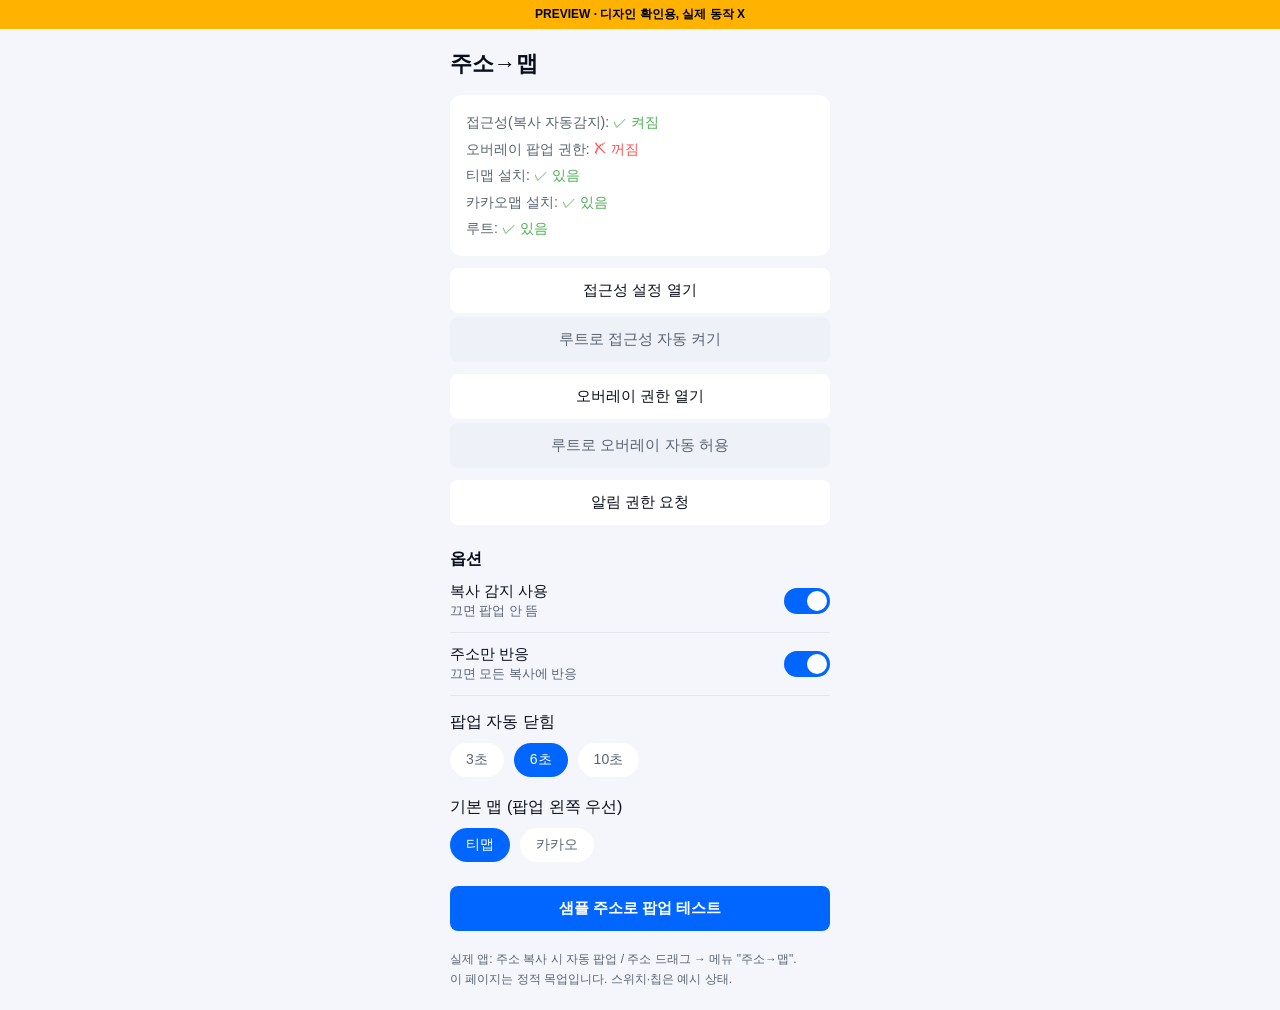
<file: s22u-addr2map-preview/index.html>
<!DOCTYPE html>
<html lang="ko">
<head>
<meta charset="utf-8">
<meta name="viewport" content="width=device-width, initial-scale=1, viewport-fit=cover">
<title>주소→맵 · 미리보기</title>
<link rel="stylesheet" href="style.css">
</head>
<body>
<div class="banner">PREVIEW · 디자인 확인용, 실제 동작 X</div>
<div class="wrap">

  <h1>주소→맵</h1>

  <div class="status">
    접근성(복사 자동감지): <span class="ok">✓ 켜짐</span><br>
    오버레이 팝업 권한: <span class="no">✗ 꺼짐</span><br>
    티맵 설치: <span class="ok">✓ 있음</span><br>
    카카오맵 설치: <span class="ok">✓ 있음</span><br>
    루트: <span class="ok">✓ 있음</span>
  </div>

  <a class="btn" href="#">접근성 설정 열기</a>
  <a class="btn sub" href="#">루트로 접근성 자동 켜기</a>
  <a class="btn" href="#">오버레이 권한 열기</a>
  <a class="btn sub" href="#">루트로 오버레이 자동 허용</a>
  <a class="btn" href="#">알림 권한 요청</a>

  <div class="section">옵션</div>

  <div class="row">
    <span>복사 감지 사용<br><small style="color:var(--muted)">끄면 팝업 안 뜸</small></span>
    <span class="sw on"></span>
  </div>
  <div class="row">
    <span>주소만 반응<br><small style="color:var(--muted)">끄면 모든 복사에 반응</small></span>
    <span class="sw on"></span>
  </div>

  <div style="margin-top:16px">팝업 자동 닫힘</div>
  <div class="chips">
    <span class="chip">3초</span>
    <span class="chip sel">6초</span>
    <span class="chip">10초</span>
  </div>

  <div style="margin-top:20px">기본 맵 (팝업 왼쪽 우선)</div>
  <div class="chips">
    <span class="chip sel">티맵</span>
    <span class="chip">카카오</span>
  </div>

  <a class="btn test" href="popup.html">샘플 주소로 팝업 테스트</a>

  <div class="note">
    실제 앱: 주소 복사 시 자동 팝업 / 주소 드래그 → 메뉴 "주소→맵".<br>
    이 페이지는 정적 목업입니다. 스위치·칩은 예시 상태.
  </div>

</div>
</body>
</html>
</file>
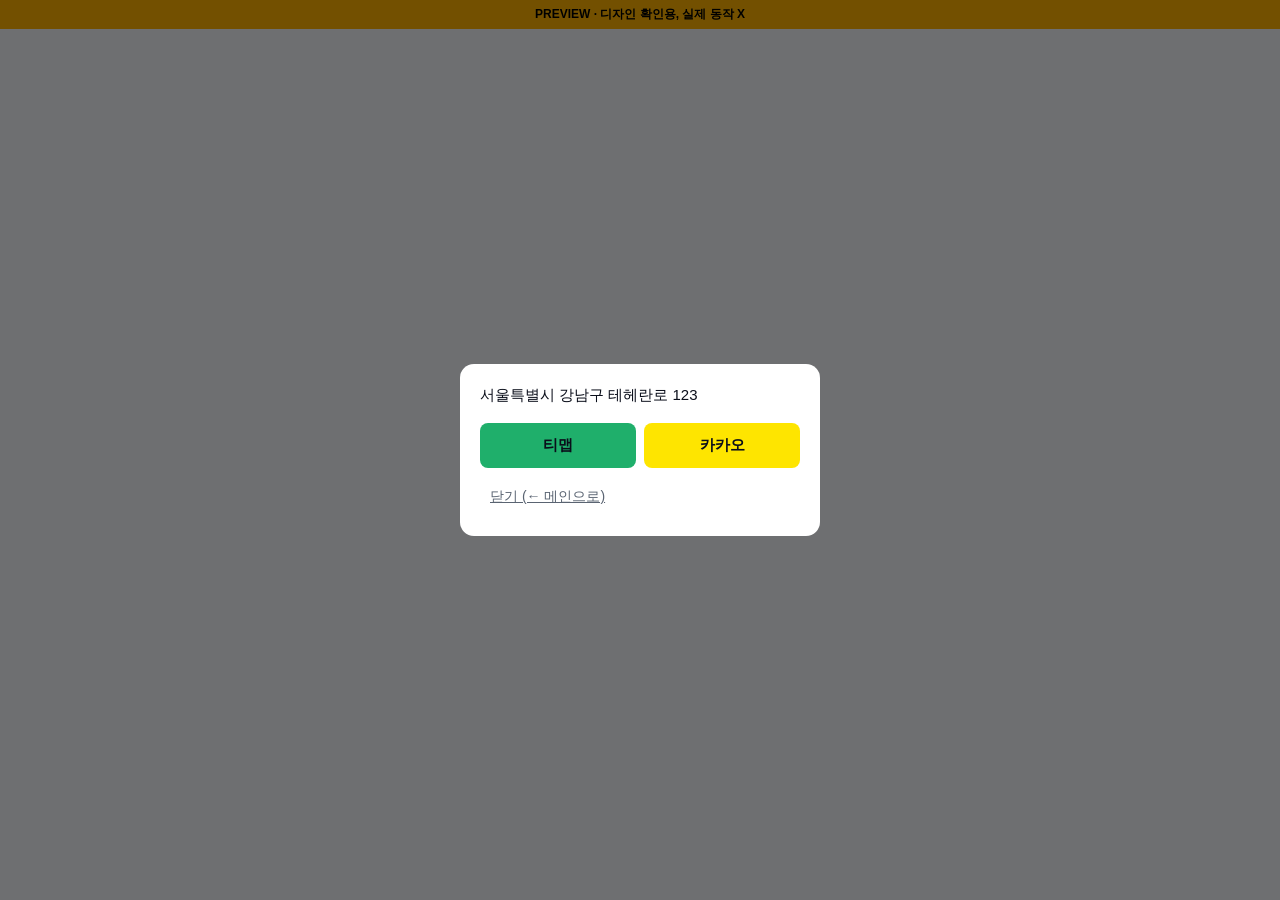
<file: s22u-addr2map-preview/popup.html>
<!DOCTYPE html>
<html lang="ko">
<head>
<meta charset="utf-8">
<meta name="viewport" content="width=device-width, initial-scale=1, viewport-fit=cover">
<title>팝업 · 미리보기</title>
<link rel="stylesheet" href="style.css">
</head>
<body>
<div class="banner">PREVIEW · 디자인 확인용, 실제 동작 X</div>
<div class="dim">
  <div class="card">
    <div class="addr">서울특별시 강남구 테헤란로 123</div>
    <div class="maps">
      <span class="mbtn t">티맵</span>
      <span class="mbtn k">카카오</span>
    </div>
    <a class="close" href="index.html">닫기 (← 메인으로)</a>
  </div>
</div>
</body>
</html>
</file>
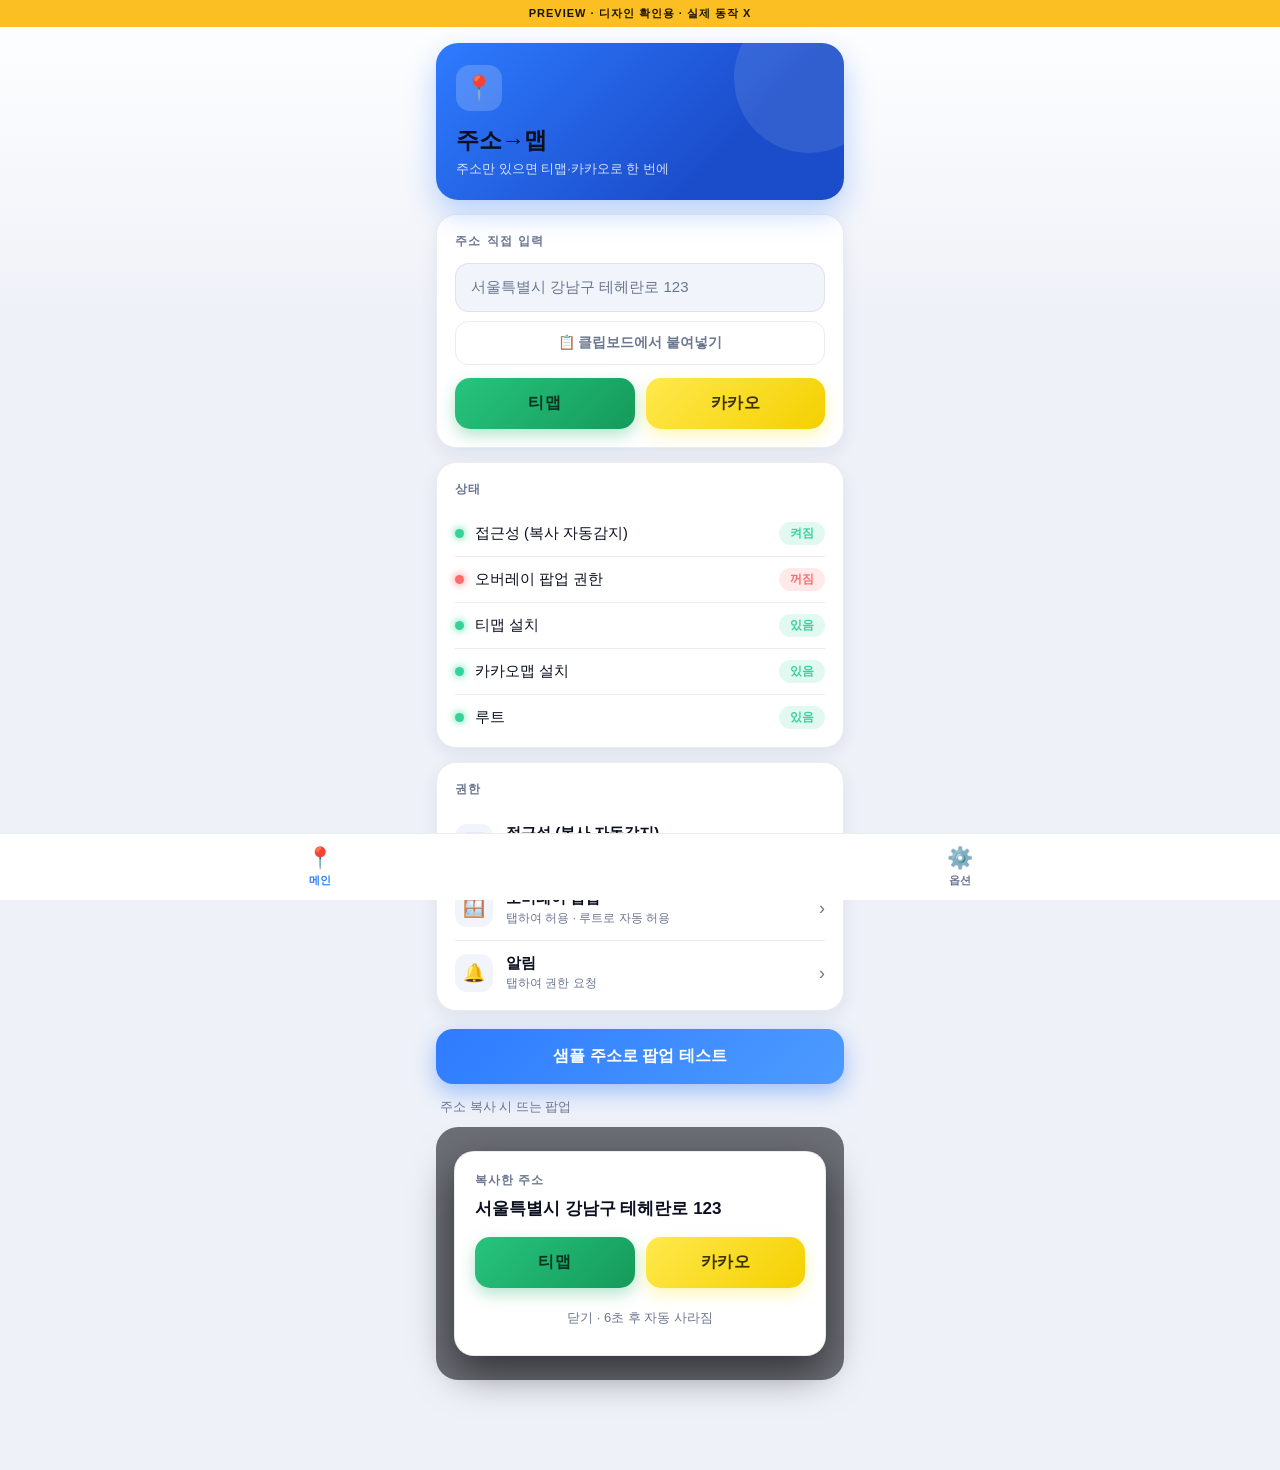
<file: s22u-addr2map-preview/preview.html>
<!DOCTYPE html>
<html lang="ko">
<head>
<meta charset="utf-8">
<meta name="viewport" content="width=device-width, initial-scale=1, maximum-scale=1, user-scalable=no, viewport-fit=cover">
<title>주소→맵 · 미리보기</title>
<style>
:root{
  --bg1:#0B1020;--bg2:#0E1430;--surface:#161C32;--surface2:#1E2742;
  --line:rgba(255,255,255,.07);--text:#F2F5FB;--muted:#8B97B3;
  --accent:#2E7BFF;--accent2:#4D9BFF;--tmap:#1FAF6B;--kakao:#FEE500;
  --ok:#36D399;--no:#FF6B6B;--warn:#FBBF24;
}
*{box-sizing:border-box;margin:0;padding:0;-webkit-tap-highlight-color:transparent;
 -webkit-user-select:none;user-select:none;-webkit-touch-callout:none}
input,textarea{-webkit-user-select:text;user-select:text}
html{color-scheme:dark;touch-action:manipulation}
body{min-height:100vh;color:var(--text);
 background:linear-gradient(180deg,var(--bg2),var(--bg1) 320px);
 font-family:-apple-system,"Segoe UI",Roboto,"Noto Sans KR",sans-serif;
 -webkit-text-size-adjust:100%;padding-bottom:74px}
.banner{background:var(--warn);color:#1a1300;text-align:center;
 font-size:11px;font-weight:800;padding:6px 8px;letter-spacing:1px}
.wrap{max-width:440px;margin:0 auto;padding:16px}
.page{display:none}.page.on{display:block}

.hero{position:relative;border-radius:22px;padding:22px 20px;overflow:hidden;
 background:linear-gradient(135deg,#2E7BFF,#1B4DCB 70%);
 box-shadow:0 12px 30px rgba(46,123,255,.32)}
.hero::after{content:"";position:absolute;right:-40px;top:-40px;
 width:150px;height:150px;border-radius:50%;background:rgba(255,255,255,.10)}
.hero .pin{width:46px;height:46px;border-radius:14px;
 background:rgba(255,255,255,.18);display:flex;align-items:center;
 justify-content:center;font-size:24px}
.hero h1{font-size:23px;font-weight:800;margin-top:14px;letter-spacing:-.3px}
.hero p{font-size:13px;color:rgba(255,255,255,.82);margin-top:4px}

.card{background:var(--surface);border:1px solid var(--line);border-radius:20px;
 padding:18px;margin-top:14px;box-shadow:0 6px 18px rgba(0,0,0,.30)}
.label{font-size:12px;font-weight:800;color:var(--muted);letter-spacing:1.4px;
 text-transform:uppercase;margin-bottom:13px}
.field{background:var(--surface2);border:1px solid var(--line);border-radius:14px;
 padding:14px 15px;color:var(--muted);font-size:15px}
.paste{display:flex;align-items:center;justify-content:center;gap:7px;width:100%;
 margin-top:9px;padding:12px;border-radius:13px;background:transparent;
 border:1px solid var(--line);color:var(--muted);font-size:14px;font-weight:600}
.maps{display:flex;gap:11px;margin-top:13px}
.mp{flex:1;text-align:center;padding:15px 0;border-radius:15px;font-size:16px;
 font-weight:800;letter-spacing:.5px}
.mp.t{background:linear-gradient(135deg,#27C47D,#159A5B);color:#04331f;
 box-shadow:0 6px 16px rgba(31,175,107,.34)}
.mp.k{background:linear-gradient(135deg,#FFE94D,#F4D000);color:#3a2f00;
 box-shadow:0 6px 16px rgba(254,229,0,.30)}
.mp.off{background:var(--surface2);color:var(--muted);box-shadow:none}
.srow{display:flex;align-items:center;gap:11px;padding:11px 0;
 border-bottom:1px solid var(--line);font-size:14.5px}
.srow:first-of-type{padding-top:0}.srow:last-of-type{border-bottom:0;padding-bottom:0}
.dot{width:9px;height:9px;border-radius:50%;flex:none}
.dot.g{background:var(--ok);box-shadow:0 0 8px var(--ok)}
.dot.r{background:var(--no);box-shadow:0 0 8px var(--no)}
.pill{margin-left:auto;font-size:11.5px;font-weight:700;padding:4px 11px;border-radius:999px}
.pill.g{background:rgba(54,211,153,.15);color:var(--ok)}
.pill.r{background:rgba(255,107,107,.15);color:var(--no)}
.prow{display:flex;align-items:center;gap:13px;padding:13px 0;border-bottom:1px solid var(--line)}
.prow:last-child{border-bottom:0;padding-bottom:0}.prow:first-child{padding-top:0}
.pico{width:38px;height:38px;border-radius:12px;background:var(--surface2);
 display:flex;align-items:center;justify-content:center;font-size:18px;flex:none}
.prow .pt{font-size:15px;font-weight:600}
.prow .ps{font-size:12px;color:var(--muted);margin-top:2px}
.prow .chev{margin-left:auto;color:var(--muted);font-size:18px}
.orow{display:flex;align-items:center;justify-content:space-between;
 padding:14px 0;border-bottom:1px solid var(--line)}
.orow:last-of-type{border-bottom:0}
.orow .lab{font-size:15px;font-weight:600}
.orow .sub{font-size:12px;color:var(--muted);margin-top:3px}
.sw{width:50px;height:29px;border-radius:15px;background:#3A4566;position:relative;flex:none}
.sw.on{background:var(--accent)}
.sw::after{content:"";position:absolute;top:3px;left:3px;width:23px;height:23px;
 border-radius:50%;background:#fff;box-shadow:0 2px 4px rgba(0,0,0,.3)}
.sw.on::after{left:24px}
.seg{display:flex;background:var(--surface2);border-radius:13px;padding:4px;
 margin-top:12px;gap:4px}
.seg .s{flex:1;text-align:center;padding:10px 0;border-radius:10px;
 color:var(--muted);font-size:14px;font-weight:700}
.seg .s.sel{background:var(--accent);color:#fff;box-shadow:0 4px 10px rgba(46,123,255,.4)}
.cta{display:block;width:100%;margin-top:18px;padding:17px;border:none;
 border-radius:17px;font-size:16px;font-weight:800;color:#fff;
 background:linear-gradient(135deg,var(--accent),var(--accent2));
 box-shadow:0 8px 22px rgba(46,123,255,.42)}
.subt{font-size:13px;color:var(--muted);margin:14px 4px 0}
.popwrap{margin-top:11px;background:rgba(4,7,15,.55);border-radius:22px;padding:24px 18px}
.pop{background:var(--surface);border:1px solid var(--line);border-radius:20px;
 padding:20px;box-shadow:0 16px 40px rgba(0,0,0,.55)}
.pop .pa{font-size:12px;font-weight:700;color:var(--muted);letter-spacing:1px;text-transform:uppercase}
.pop .ad{font-size:17px;line-height:1.5;font-weight:700;margin-top:7px}
.pop .x{display:block;text-align:center;margin-top:13px;color:var(--muted);font-size:13px;padding:8px}
.note{margin:18px 6px 0;color:var(--muted);font-size:11.5px;line-height:1.75}

.tabbar{position:fixed;left:0;right:0;bottom:0;display:flex;
 background:var(--surface);border-top:1px solid var(--line);
 padding:8px 0 max(8px,env(safe-area-inset-bottom))}
.tab{flex:1;text-align:center;color:var(--muted);font-size:11px;font-weight:700;
 padding:4px 0}
.tab .i{display:block;font-size:21px;margin-bottom:3px}
.tab.on{color:var(--accent)}
@media(prefers-color-scheme:light){
 :root{--bg1:#EEF1F8;--bg2:#FFFFFF;--surface:#fff;--surface2:#F1F4FA;
  --line:rgba(10,16,40,.08);--text:#0B1020;--muted:#6B7690}
 .card{box-shadow:0 6px 18px rgba(20,30,60,.07)}
}
</style>
</head>
<body>
<div class="banner">PREVIEW · 디자인 확인용 · 실제 동작 X</div>

<div class="wrap">

  <div id="p1" class="page on">
    <div class="hero">
      <div class="pin">📍</div>
      <h1>주소→맵</h1>
      <p>주소만 있으면 티맵·카카오로 한 번에</p>
    </div>

    <div class="card">
      <div class="label">주소 직접 입력</div>
      <div class="field">서울특별시 강남구 테헤란로 123</div>
      <button class="paste">📋 클립보드에서 붙여넣기</button>
      <div class="maps"><span class="mp t">티맵</span><span class="mp k">카카오</span></div>
    </div>

    <div class="card">
      <div class="label">상태</div>
      <div class="srow"><span class="dot g"></span>접근성 (복사 자동감지)<span class="pill g">켜짐</span></div>
      <div class="srow"><span class="dot r"></span>오버레이 팝업 권한<span class="pill r">꺼짐</span></div>
      <div class="srow"><span class="dot g"></span>티맵 설치<span class="pill g">있음</span></div>
      <div class="srow"><span class="dot g"></span>카카오맵 설치<span class="pill g">있음</span></div>
      <div class="srow"><span class="dot g"></span>루트<span class="pill g">있음</span></div>
    </div>

    <div class="card">
      <div class="label">권한</div>
      <div class="prow"><div class="pico">♿</div><div><div class="pt">접근성 (복사 자동감지)</div><div class="ps">탭하여 설정 · 루트로 자동 켜기</div></div><div class="chev">›</div></div>
      <div class="prow"><div class="pico">🪟</div><div><div class="pt">오버레이 팝업</div><div class="ps">탭하여 허용 · 루트로 자동 허용</div></div><div class="chev">›</div></div>
      <div class="prow"><div class="pico">🔔</div><div><div class="pt">알림</div><div class="ps">탭하여 권한 요청</div></div><div class="chev">›</div></div>
    </div>

    <button class="cta">샘플 주소로 팝업 테스트</button>

    <div class="subt">주소 복사 시 뜨는 팝업</div>
    <div class="popwrap">
      <div class="pop">
        <div class="pa">복사한 주소</div>
        <div class="ad">서울특별시 강남구 테헤란로 123</div>
        <div class="maps" style="margin-top:15px"><span class="mp t">티맵</span><span class="mp k">카카오</span></div>
        <span class="x">닫기 · 6초 후 자동 사라짐</span>
      </div>
    </div>
  </div>

  <div id="p2" class="page">
    <div class="hero" style="background:linear-gradient(135deg,#3A4670,#222C4A)">
      <div class="pin">⚙️</div>
      <h1>옵션</h1>
      <p>동작 방식을 조절합니다</p>
    </div>

    <div class="card">
      <div class="label">동작</div>
      <div class="orow"><div><div class="lab">복사 감지 사용</div><div class="sub">끄면 팝업 안 뜸</div></div><span class="sw on"></span></div>
      <div class="orow"><div><div class="lab">주소만 반응</div><div class="sub">끄면 모든 복사에 반응</div></div><span class="sw on"></span></div>
    </div>

    <div class="card">
      <div class="label">카카오대리</div>
      <div class="orow"><div><div class="lab">콜 화면 도착지 자동감지</div><div class="sub">콜 잡히면 헤드업 알림에 [티맵][카카오]</div></div><span class="sw on"></span></div>
      <div class="orow"><div><div class="lab">정찰 모드</div><div class="sub">logcat에 화면구조 출력 (집 튜닝용)</div></div><span class="sw"></span></div>
      <div class="orow"><div><div class="lab">부팅·재설치 후 접근성 자동 켜기</div><div class="sub">루트로 자동 ON (재설치 OFF 자동복구)</div></div><span class="sw on"></span></div>
    </div>

    <div class="card">
      <div class="label">팝업 자동 닫힘</div>
      <div class="seg"><span class="s">3초</span><span class="s sel">6초</span><span class="s">10초</span></div>
    </div>

    <div class="card">
      <div class="label">기본 맵 (팝업 왼쪽 우선)</div>
      <div class="seg"><span class="s sel">티맵</span><span class="s">카카오</span></div>
    </div>

    <div class="note">실제 안드로이드 화면과 동일 디자인(지침 §116 + §43 확대·길게눌러복사 차단).
     정적 목업 — 스위치·칩은 예시 상태.</div>
  </div>

</div>

<div class="tabbar">
  <div class="tab on" id="t1" onclick="go(1)"><span class="i">📍</span>메인</div>
  <div class="tab" id="t2" onclick="go(2)"><span class="i">⚙️</span>옵션</div>
</div>

<script>
function go(n){
  document.getElementById('p1').classList.toggle('on',n===1);
  document.getElementById('p2').classList.toggle('on',n===2);
  document.getElementById('t1').classList.toggle('on',n===1);
  document.getElementById('t2').classList.toggle('on',n===2);
  scrollTo(0,0);
}
</script>
</body>
</html>
</file>
<file: s22u-addr2map-preview/style.css>
:root {
  --bg: #0A0E1A;
  --surface: #1A2238;
  --text: #FFFFFF;
  --muted: #B0BEC5;
  --primary: #0066FF;
  --tmap: #1FAF6B;
  --kakao: #FEE500;
}
* { box-sizing: border-box; margin: 0; padding: 0; }
html { color-scheme: dark; }
body {
  background: var(--bg);
  color: var(--text);
  font-family: -apple-system, "Segoe UI", Roboto, "Noto Sans KR", sans-serif;
  -webkit-text-size-adjust: 100%;
}
.banner {
  background: #FFB300;
  color: #000;
  text-align: center;
  font-size: 12px;
  font-weight: 700;
  padding: 6px 8px;
}
.wrap { max-width: 420px; margin: 0 auto; padding: 20px; }
h1 { font-size: 22px; }
.status {
  background: var(--surface);
  border-radius: 12px;
  padding: 14px 16px;
  margin-top: 16px;
  color: var(--muted);
  font-size: 14px;
  line-height: 1.9;
}
.ok { color: #4CAF50; }
.no { color: #FF5252; }
.btn {
  display: block;
  width: 100%;
  margin-top: 12px;
  padding: 13px;
  border: none;
  border-radius: 8px;
  background: var(--surface);
  color: var(--text);
  font-size: 15px;
  text-align: center;
  text-decoration: none;
}
.btn.sub { margin-top: 4px; background: #232c45; color: var(--muted); }
.section { margin-top: 24px; font-size: 16px; font-weight: 700; }
.row {
  display: flex;
  align-items: center;
  justify-content: space-between;
  padding: 12px 0;
  border-bottom: 1px solid #232c45;
  font-size: 15px;
}
.sw {
  width: 46px; height: 26px; border-radius: 13px;
  background: #394560; position: relative; flex: none;
}
.sw.on { background: var(--primary); }
.sw::after {
  content: ""; position: absolute; top: 3px; left: 3px;
  width: 20px; height: 20px; border-radius: 50%; background: #fff;
  transition: left .15s;
}
.sw.on::after { left: 23px; }
.chips { display: flex; gap: 10px; margin-top: 10px; flex-wrap: wrap; }
.chip {
  padding: 8px 16px; border-radius: 20px;
  background: var(--surface); color: var(--muted); font-size: 14px;
}
.chip.sel { background: var(--primary); color: #fff; }
.test {
  margin-top: 24px; background: var(--primary); color: #fff;
  font-weight: 700;
}
.note { margin-top: 18px; color: var(--muted); font-size: 12px; line-height: 1.7; }

/* popup */
.dim {
  position: fixed; inset: 0; background: rgba(0,0,0,.55);
  display: flex; align-items: center; justify-content: center; padding: 24px;
}
.card {
  background: var(--surface); border-radius: 14px; padding: 20px;
  width: 100%; max-width: 360px;
}
.addr { font-size: 15px; line-height: 1.5; }
.maps { display: flex; gap: 8px; margin-top: 16px; }
.mbtn {
  flex: 1; padding: 13px; border: none; border-radius: 8px;
  font-size: 15px; font-weight: 700; color: #0A0E1A; text-align: center;
}
.mbtn.t { background: var(--tmap); }
.mbtn.k { background: var(--kakao); }
.close {
  display: block; width: 100%; margin-top: 10px; padding: 10px;
  background: transparent; border: none; color: var(--muted); font-size: 14px;
}
@media (prefers-color-scheme: light) {
  :root { --bg:#F4F6FB; --surface:#FFFFFF; --text:#0A0E1A; --muted:#5A6472; }
  .btn.sub { background:#EEF1F7; }
  .row { border-color:#E2E6EF; }
}
</file>
